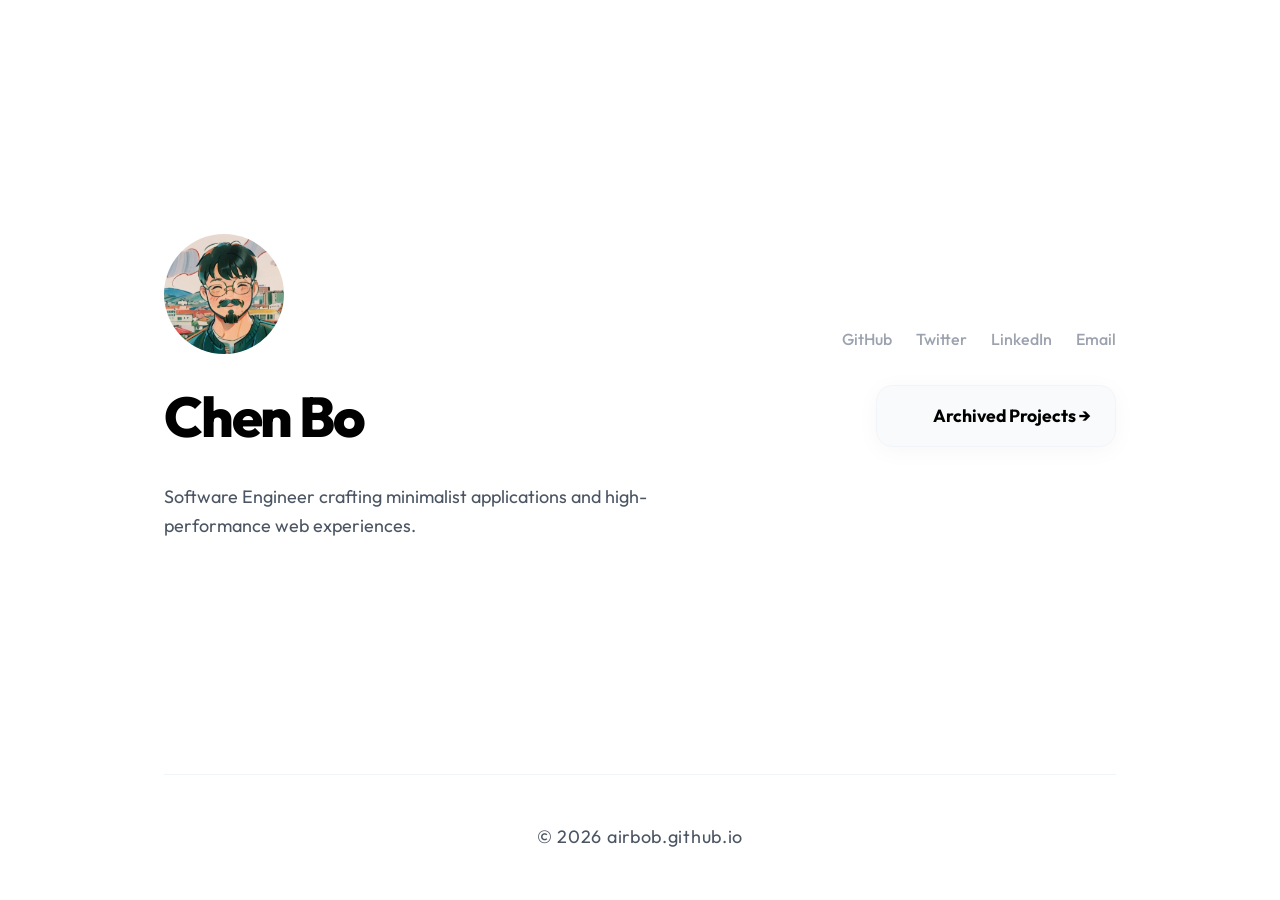
<file: index.html>
<!DOCTYPE html>
<html lang="en">
<head>
    <meta charset="utf-8">
    <meta name="viewport" content="width=device-width, initial-scale=1.0">
    <meta name="description" content="Chen Bo's Portfolio - Software Engineer">
    <meta name="author" content="air.chenbo@gmail.com">
    <link rel="icon" type="image/png" href="images/avatar.png">
    <title>Chen Bo | Software Engineer</title>
    <link href="css/style.css" rel="stylesheet">
</head>
<body>
    <main>
        <div class="split-layout">
            <div class="left-part">
                <div class="profile">
                    <div class="avatar-wrapper">
                        <img src="images/avatar.png" alt="Chen Bo" class="avatar">
                    </div>
                    <h1>Chen Bo</h1>
                    <p>Software Engineer crafting minimalist applications and high-performance web experiences.</p>
                </div>
            </div>

            <div class="right-part">
                <div class="social-row">
                    <a href="https://github.com/airbob" target="_blank" class="social-link">GitHub</a>
                    <a href="https://twitter.com/air_bob" target="_blank" class="social-link">Twitter</a>
                    <a href="https://linkedin.com/in/airchenbo" target="_blank" class="social-link">LinkedIn</a>
                    <a href="mailto:air.chenbo@gmail.com" class="social-link">Email</a>
                </div>
                
                <a href="archived.html" class="archive-card">
                    <span class="archive-card-title">Archived Projects →</span>
                    <span class="archive-card-subtitle">Collection of past iOS and Web work</span>
                </a>
            </div>
        </div>
    </main>

    <footer class="footer">
        <p>© 2026 airbob.github.io</p>
    </footer>
</body>
</html>
</file>
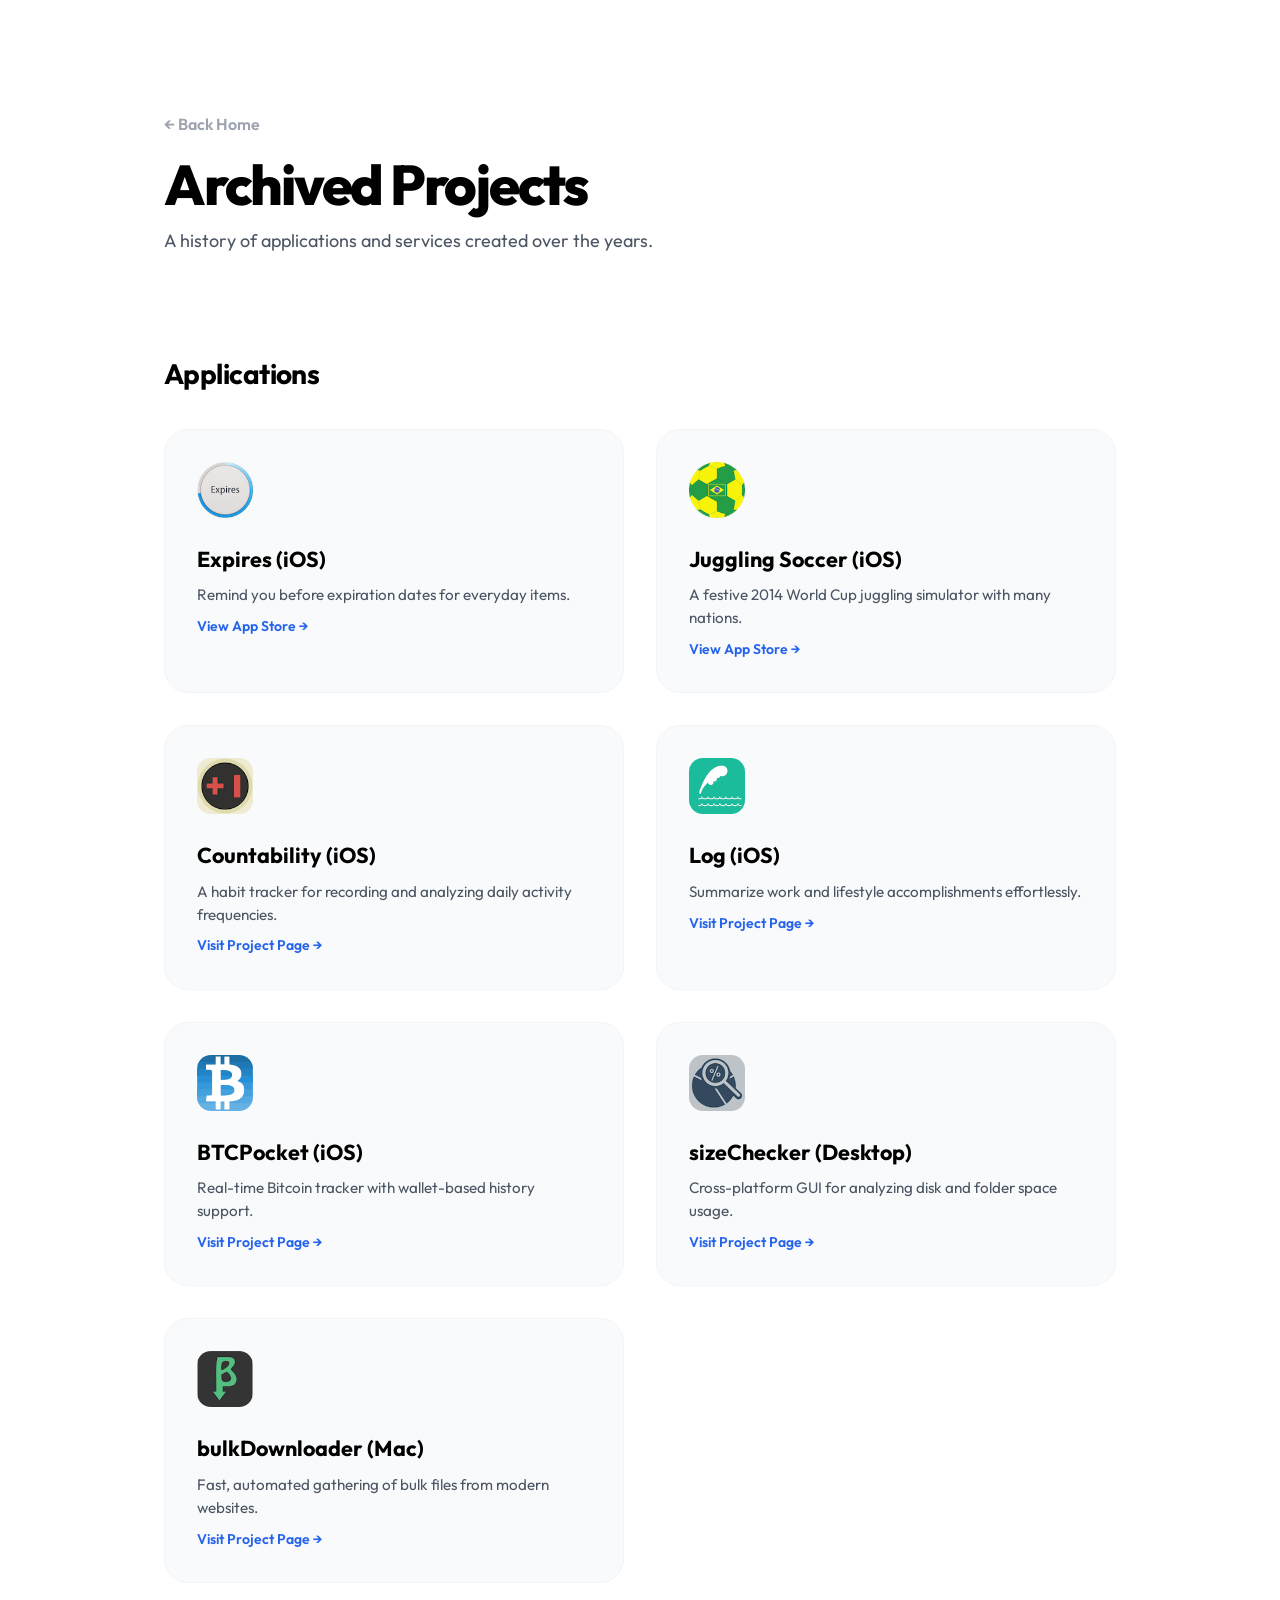
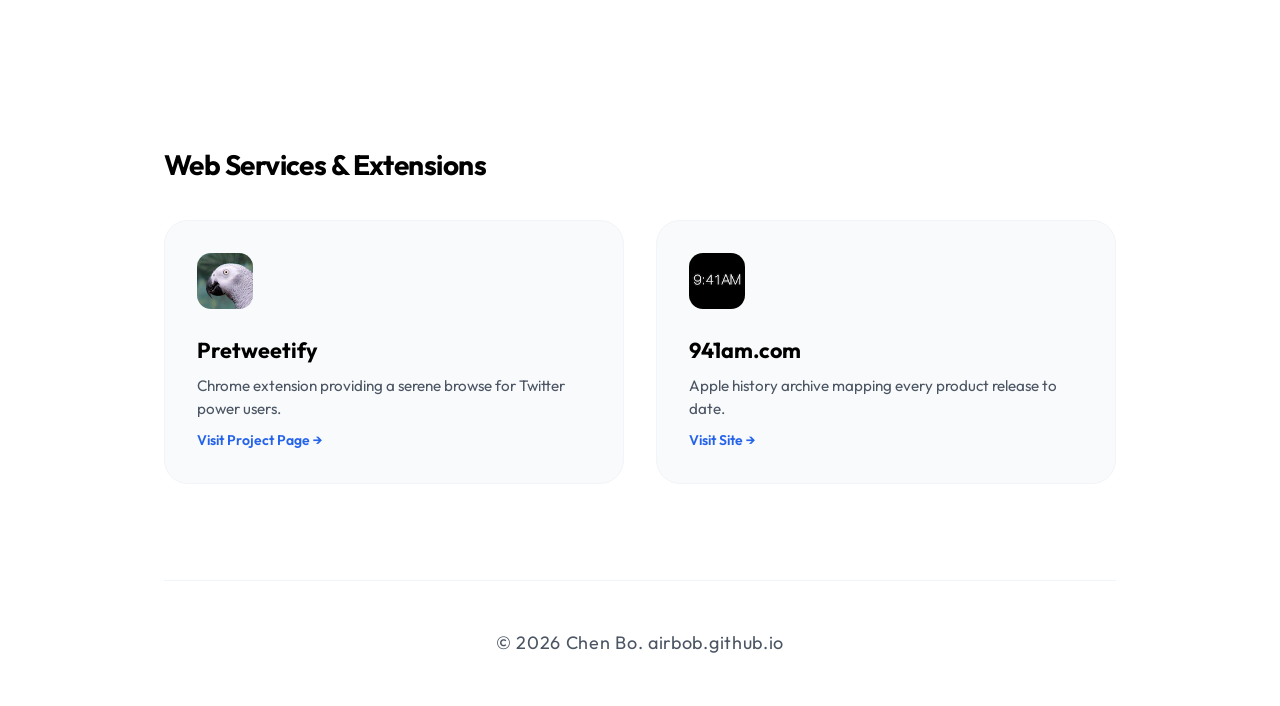
<file: archived.html>
<!DOCTYPE html>
<html lang="en">
  <head>
    <meta charset="utf-8" />
    <meta name="viewport" content="width=device-width, initial-scale=1.0" />
    <meta name="description" content="Archived projects by Chen Bo" />
    <link rel="icon" type="image/png" href="images/avatar.png">
    <title>Archived Projects | Chen Bo's Portfolio</title>
    <link href="css/style.css" rel="stylesheet">
  </head>
  <body>
    <header class="archive-header">
      <a href="index.html" class="back-btn">← Back Home</a>
      <h1 style="margin-top: 1rem;">Archived Projects</h1>
      <p>A history of applications and services created over the years.</p>
    </header>

    <h2>Applications</h2>
    <div class="project-grid">
      <div class="project-card">
        <img src="images/expires.png" alt="Expires" class="project-icon">
        <div class="project-content">
          <h3 class="project-title">Expires (iOS)</h3>
          <p class="project-desc">Remind you before expiration dates for everyday items.</p>
          <a href="https://itunes.apple.com/us/app/expires/id882521892?mt=8" class="project-link">View App Store →</a>
        </div>
      </div>

      <div class="project-card">
        <img src="images/jugglingsoccer.png" alt="Juggling Soccer" class="project-icon">
        <div class="project-content">
          <h3 class="project-title">Juggling Soccer (iOS)</h3>
          <p class="project-desc">A festive 2014 World Cup juggling simulator with many nations.</p>
          <a href="https://itunes.apple.com/us/app/juggling-soccer/id876820928?mt=8" class="project-link">View App Store →</a>
        </div>
      </div>

      <div class="project-card">
        <img src="images/countability.png" alt="Countability" class="project-icon">
        <div class="project-content">
          <h3 class="project-title">Countability (iOS)</h3>
          <p class="project-desc">A habit tracker for recording and analyzing daily activity frequencies.</p>
          <a href="http://airbob.github.io/countability/" class="project-link">Visit Project Page →</a>
        </div>
      </div>

      <div class="project-card">
        <img src="images/log.png" alt="Log" class="project-icon">
        <div class="project-content">
          <h3 class="project-title">Log (iOS)</h3>
          <p class="project-desc">Summarize work and lifestyle accomplishments effortlessly.</p>
          <a href="http://airbob.github.io/log/" class="project-link">Visit Project Page →</a>
        </div>
      </div>

      <div class="project-card">
        <img src="images/btcpocket.png" alt="BTCPocket" class="project-icon">
        <div class="project-content">
          <h3 class="project-title">BTCPocket (iOS)</h3>
          <p class="project-desc">Real-time Bitcoin tracker with wallet-based history support.</p>
          <a href="http://airbob.github.io/BTCPocket/" class="project-link">Visit Project Page →</a>
        </div>
      </div>

      <div class="project-card">
        <img src="images/sizechecker.png" alt="sizeChecker" class="project-icon">
        <div class="project-content">
          <h3 class="project-title">sizeChecker (Desktop)</h3>
          <p class="project-desc">Cross-platform GUI for analyzing disk and folder space usage.</p>
          <a href="http://airbob.github.io/sizeChecker/" class="project-link">Visit Project Page →</a>
        </div>
      </div>

      <div class="project-card">
        <img src="images/bulkDownloader.png" alt="bulkDownloader" class="project-icon">
        <div class="project-content">
          <h3 class="project-title">bulkDownloader (Mac)</h3>
          <p class="project-desc">Fast, automated gathering of bulk files from modern websites.</p>
          <a href="http://airbob.github.io/bulkDownloader/" class="project-link">Visit Project Page →</a>
        </div>
      </div>
    </div>

    <h2>Web Services & Extensions</h2>
    <div class="project-grid">
      <div class="project-card">
        <img src="images/pretweetify.png" alt="Pretweetify" class="project-icon">
        <div class="project-content">
          <h3 class="project-title">Pretweetify</h3>
          <p class="project-desc">Chrome extension providing a serene browse for Twitter power users.</p>
          <a href="http://airbob.github.io/pretweetify" class="project-link">Visit Project Page →</a>
        </div>
      </div>

      <div class="project-card">
        <img src="images/941am.png" alt="941am.com" class="project-icon">
        <div class="project-content">
          <h3 class="project-title">941am.com</h3>
          <p class="project-desc">Apple history archive mapping every product release to date.</p>
          <a href="http://941am.com" class="project-link">Visit Site →</a>
        </div>
      </div>
    </div>

    <footer class="footer">
      <p>© 2026 Chen Bo. airbob.github.io</p>
    </footer>
  </body>
</html>
</file>
<file: css/style.css>
@import url('https://fonts.googleapis.com/css2?family=Outfit:wght@300;400;500;600;700;800&display=swap');

:root {
  --bg-color: #ffffff;
  --text-active: #000000;
  --text-primary: #171717;
  --text-secondary: #4b5563;
  --text-muted: #9ca3af;
  --accent-color: #2563eb;
  --accent-hover: #1d4ed8;
  --card-bg: #f9fafb;
  --card-border: #f1f5f9;
  --card-shadow: 0 4px 24px -1px rgba(0, 0, 0, 0.04);
  --border-radius-lg: 1.5rem;
  --border-radius-md: 1rem;
  --transition: cubic-bezier(0.4, 0, 0.2, 1);
  --max-width: 1000px;
}

@media (prefers-color-scheme: dark) {
  :root {
    --bg-color: #030303;
    --text-active: #ffffff;
    --text-primary: #f9fafb;
    --text-secondary: #d1d5db;
    --text-muted: #6b7280;
    --accent-color: #3b82f6;
    --accent-hover: #60a5fa;
    --card-bg: #0d0d0d;
    --card-border: #1a1a1a;
    --card-shadow: 0 10px 40px -10px rgba(0, 0, 0, 0.5);
  }
}

* {
  box-sizing: border-box;
  margin: 0;
  padding: 0;
  -webkit-font-smoothing: antialiased;
}

body {
  font-family: 'Outfit', sans-serif;
  background-color: var(--bg-color);
  color: var(--text-primary);
  line-height: 1.6;
  padding: 0 1.5rem;
  max-width: var(--max-width);
  margin: 0 auto;
  min-height: 100vh;
  display: flex;
  flex-direction: column;
}

main {
  flex: 1;
  display: flex;
  align-items: center;
  justify-content: center;
}

a {
  color: inherit;
  text-decoration: none;
  transition: all 0.3s var(--transition);
}

/* Typography Enhancements */
h1 {
  font-size: 3.5rem;
  font-weight: 800;
  letter-spacing: -0.04em;
  color: var(--text-active);
  line-height: 1.1;
  margin-bottom: 0.75rem;
}

h2 {
  font-size: 1.75rem;
  font-weight: 700;
  letter-spacing: -0.02em;
  margin-top: 4rem;
  margin-bottom: 2rem;
  color: var(--text-active);
}

p {
  color: var(--text-secondary);
  font-size: 1.125rem;
  font-weight: 400;
}

/* Premium Layout (Horizontal Split) */
.split-layout {
  display: flex;
  flex-direction: row;
  justify-content: space-between;
  align-items: center;
  width: 100%;
  gap: 6rem;
  padding: 4rem 0;
  animation: slideUp 0.8s var(--transition);
}

.left-part {
  flex: 1.2;
}

.right-part {
  flex: 0.8;
  display: flex;
  flex-direction: column;
  align-items: flex-end;
  gap: 2rem;
}

/* Profile Section */
.profile {
  display: flex;
  flex-direction: column;
  gap: 1.5rem;
}

.avatar-wrapper {
  position: relative;
  width: 120px;
  height: 120px;
  margin-bottom: 0.5rem;
}

.avatar {
  width: 100%;
  height: 100%;
  border-radius: 50%;
  object-fit: cover;
  transition: transform 0.5s var(--transition);
}

.avatar-wrapper:hover .avatar {
  transform: scale(1.05);
}

/* Social and Navigation */
.social-row {
  display: flex;
  gap: 1.5rem;
  flex-wrap: wrap;
  justify-content: flex-end;
}

.social-link {
  font-size: 1rem;
  font-weight: 500;
  color: var(--text-muted);
  position: relative;
}

.social-link:hover {
  color: var(--accent-color);
}

.archive-card {
  background: var(--card-bg);
  border: 1px solid var(--card-border);
  border-radius: var(--border-radius-md);
  padding: 1rem 1.5rem;
  box-shadow: var(--card-shadow);
  text-align: right;
  max-width: 240px;
  width: 100%;
  text-decoration: none;
  transform: translateZ(0);
}

.archive-card:hover {
  border-color: var(--accent-color);
  transform: translateY(-4px);
  box-shadow: 0 12px 30px -10px rgba(37, 99, 235, 0.2);
}

.archive-card-title {
  display: block;
  font-weight: 700;
  font-size: 1.1rem;
  color: var(--text-active);
}

.archive-card-subtitle {
  display: none;
}

/* Project Cards for Archives */
.archive-header {
  margin: 4rem 0 2rem;
  animation: fadeIn 0.8s var(--transition);
}

.project-grid {
  display: grid;
  grid-template-columns: repeat(auto-fill, minmax(320px, 1fr));
  gap: 2rem;
  margin-bottom: 6rem;
  animation: slideUp 1s var(--transition);
}

.project-card {
  background: var(--card-bg);
  border: 1px solid var(--card-border);
  border-radius: var(--border-radius-lg);
  padding: 2rem;
  display: flex;
  flex-direction: column;
  gap: 1.5rem;
  transition: all 0.4s var(--transition);
}

.project-card:hover {
  transform: translateY(-8px);
  border-color: var(--accent-color);
  box-shadow: var(--card-shadow);
}

.project-icon {
  width: 56px;
  height: 56px;
  border-radius: 14px;
  object-fit: cover;
}

.project-content {
  display: flex;
  flex-direction: column;
  gap: 0.5rem;
}

.project-title {
  font-size: 1.35rem;
  font-weight: 700;
  color: var(--text-active);
}

.project-desc {
  font-size: 0.95rem;
  color: var(--text-secondary);
  line-height: 1.5;
}

.project-link {
  font-size: 0.875rem;
  font-weight: 600;
  color: var(--accent-color);
  margin-top: auto;
  display: flex;
  align-items: center;
  gap: 0.5rem;
}

/* Back Link */
.back-btn {
  display: inline-flex;
  align-items: center;
  gap: 0.5rem;
  margin-top: 3rem;
  font-weight: 600;
  color: var(--text-muted);
}

.back-btn:hover {
  color: var(--text-active);
  transform: translateX(-4px);
}

/* Footer */
.footer {
  margin-top: auto;
  padding: 3rem 0;
  text-align: center;
  border-top: 1px solid var(--card-border);
  color: var(--text-muted);
  font-size: 0.875rem;
  letter-spacing: 0.05em;
}

/* Micro-animations */
@keyframes slideUp {
  from { opacity: 0; transform: translateY(30px); }
  to { opacity: 1; transform: translateY(0); }
}

@keyframes fadeIn {
  from { opacity: 0; }
  to { opacity: 1; }
}

/* Mobile Responsiveness */
@media (max-width: 850px) {
  .split-layout {
    flex-direction: column;
    text-align: center;
    gap: 4rem;
    padding: 6rem 0;
  }
  
  .profile {
    align-items: center;
  }

  .right-part {
    align-items: center;
  }
  
  .social-row {
    justify-content: center;
  }
  
  .archive-card {
    text-align: center;
  }
  
  h1 {
    font-size: 2.75rem;
  }
}
</file>
